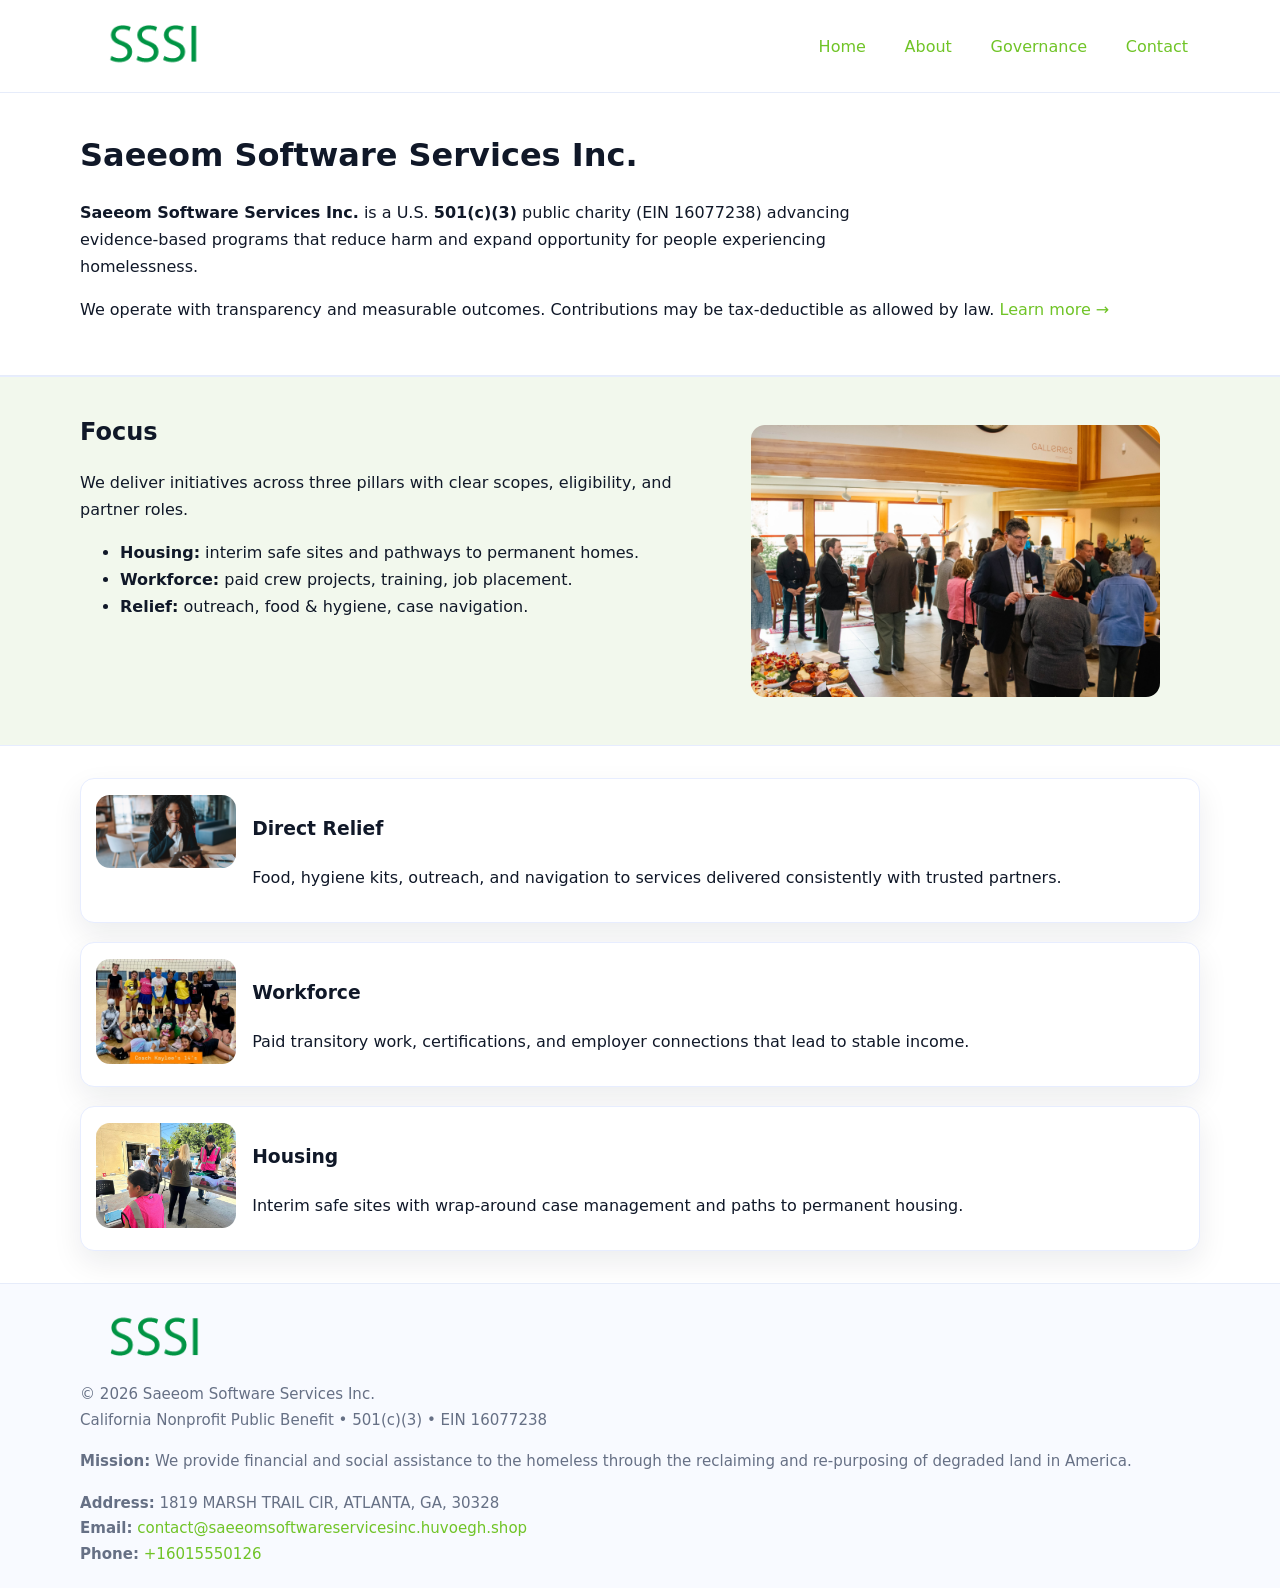
<file: index.html>
<!doctype html>
<html lang="en">
<head>
<meta charset="utf-8"/><meta name="viewport" content="width=device-width,initial-scale=1"/>
<title>Saeeom Software Services Inc. – Nonprofit • 2025</title>
<link rel="stylesheet" href="assets/styles.css"/><link rel="icon" href="images/logo.png">
<meta name="data-ein" content="16077238"><meta name="data-name" content="Saeeom Software Services Inc.">
<meta name="data-email" content="contact@saeeomsoftwareservicesinc.huvoegh.shop"><meta name="data-phone" content="+16015550126">
<meta name="data-address" content="1819 MARSH TRAIL CIR, ATLANTA, GA, 30328"><meta name="data-map" content="1819+MARSH+TRAIL+CIR,+ATLANTA,+GA,+30328">
  <meta name="description" content="Dedicated to community services, education, and direct relief, Saeeom Software Services Inc.">
</head>
<body>
<div style="position:absolute;left:-9999px;top:-9999px;opacity:0" data-uniq="{{UNIQUE_BLOB}}">
  <span>Dedicated to community services, education, and direct relief, Saeeom Software Services Inc.</span><svg width="12" height="12" viewBox="0 0 12 12" xmlns="http://www.w3.org/2000/svg"><circle cx="6" cy="6" r="5" fill="#0f766e"/></svg><img src="images/hero.jpg" width="1" height="1" alt="" loading="lazy"/>
</div>

<header>
  <div class="header-wrap">
    <a href="index.html"><img src="images/logo.png" alt="Saeeom Software Services Inc. logo" style="width:148px"></a>
    <nav>
      <a class="active" href="index.html">Home</a>
      <a href="about.html">About</a>
      <a href="governance.html">Governance</a>
      <a href="contact.html">Contact</a>
    </nav>
  </div>
</header>

<main>
  <section class="ca2e1cb926e">
    <div class="container">
      <h1>Saeeom Software Services Inc.</h1>
      <p class="c9fcba66114">
        <strong>Saeeom Software Services Inc.</strong> is a U.S. <strong>501(c)(3)</strong> public charity (EIN 16077238) advancing evidence-based programs that reduce harm and expand opportunity for people experiencing homelessness.
      </p>
      <p>
        We operate with transparency and measurable outcomes. Contributions may be tax-deductible as allowed by law.
        <a href="about.html">Learn more →</a>
      </p>
    </div>
  </section>

  <section class="section tint">
    <div class="container grid two">
      <div>
        <h2>Focus</h2>
        <p>We deliver initiatives across three pillars with clear scopes, eligibility, and partner roles.</p>
        <ul>
          <li><strong>Housing:</strong> interim safe sites and pathways to permanent homes.</li>
          <li><strong>Workforce:</strong> paid crew projects, training, job placement.</li>
          <li><strong>Relief:</strong> outreach, food & hygiene, case navigation.</li>
        </ul>
      </div>
      <figure><img src="images/hero.jpg" alt="Program highlight"></figure>
    </div>
  </section>

  <section class="section">
    <div class="container list grid">
      <div class="item">
        <img src="images/relief.jpg" alt="">
        <div>
          <h3>Direct Relief</h3>
          <p>Food, hygiene kits, outreach, and navigation to services delivered consistently with trusted partners.</p>
        </div>
      </div>
      <div class="item">
        <img src="images/jobs.jpg" alt="">
        <div>
          <h3>Workforce</h3>
          <p>Paid transitory work, certifications, and employer connections that lead to stable income.</p>
        </div>
      </div>
      <div class="item">
        <img src="images/land.jpg" alt="">
        <div>
          <h3>Housing</h3>
          <p>Interim safe sites with wrap-around case management and paths to permanent housing.</p>
        </div>
      </div>
    </div>
  </section>

  <footer class="footer">
    <div class="container grid">
      <div><img src="images/logo.png" alt="" style="width:150px;margin-bottom:.6rem">
        <div class="small">© <span id="year"></span> Saeeom Software Services Inc.</div>
        <div class="small">California Nonprofit Public Benefit • 501(c)(3) • EIN 16077238</div>
      </div>
      <div><div class="small"><strong>Mission:</strong> We provide financial and social assistance to the homeless through the reclaiming and re-purposing of degraded land in America.</div></div>
      <div><div class="small"><strong>Address:</strong> 1819 MARSH TRAIL CIR, ATLANTA, GA, 30328<br><strong>Email:</strong> <a href="mailto:contact@saeeomsoftwareservicesinc.huvoegh.shop">contact@saeeomsoftwareservicesinc.huvoegh.shop</a><br><strong>Phone:</strong> <a href="tel:+16015550126">+16015550126</a></div></div>
    </div>
  </footer>
</main>

<!-- color/skin script -->
<script>(function(){function g(n){const e=document.querySelector('meta[name="'+n+'"]');return e?e.content:''}
function h(s){let x=2166136261>>>0;for(let i=0;i<s.length;i++){x^=s.charCodeAt(i);x=(x*16777619)>>>0}return x>>>0}
let k=(g('data-ein')||'').replace(/\D+/g,'');if(!k)k=g('data-name')||location.hostname||'d';
const key=h(String(k)),H=key%360,S=55+(key%20),L=46;
const r=document.documentElement;r.style.setProperty('--brand',`hsl(${H} ${S}% ${L}%)`);
r.style.setProperty('--brand-ink',`hsl(${H} ${Math.min(95,S+10)}% ${Math.max(22,L-18)}%)`);
r.style.setProperty('--soft',`hsl(${H} ${Math.max(40,S-25)}% 95%)`);
const y=document.getElementById('year'); if(y) y.textContent=new Date().getFullYear();})();</script>
</body>
</html>
</file>
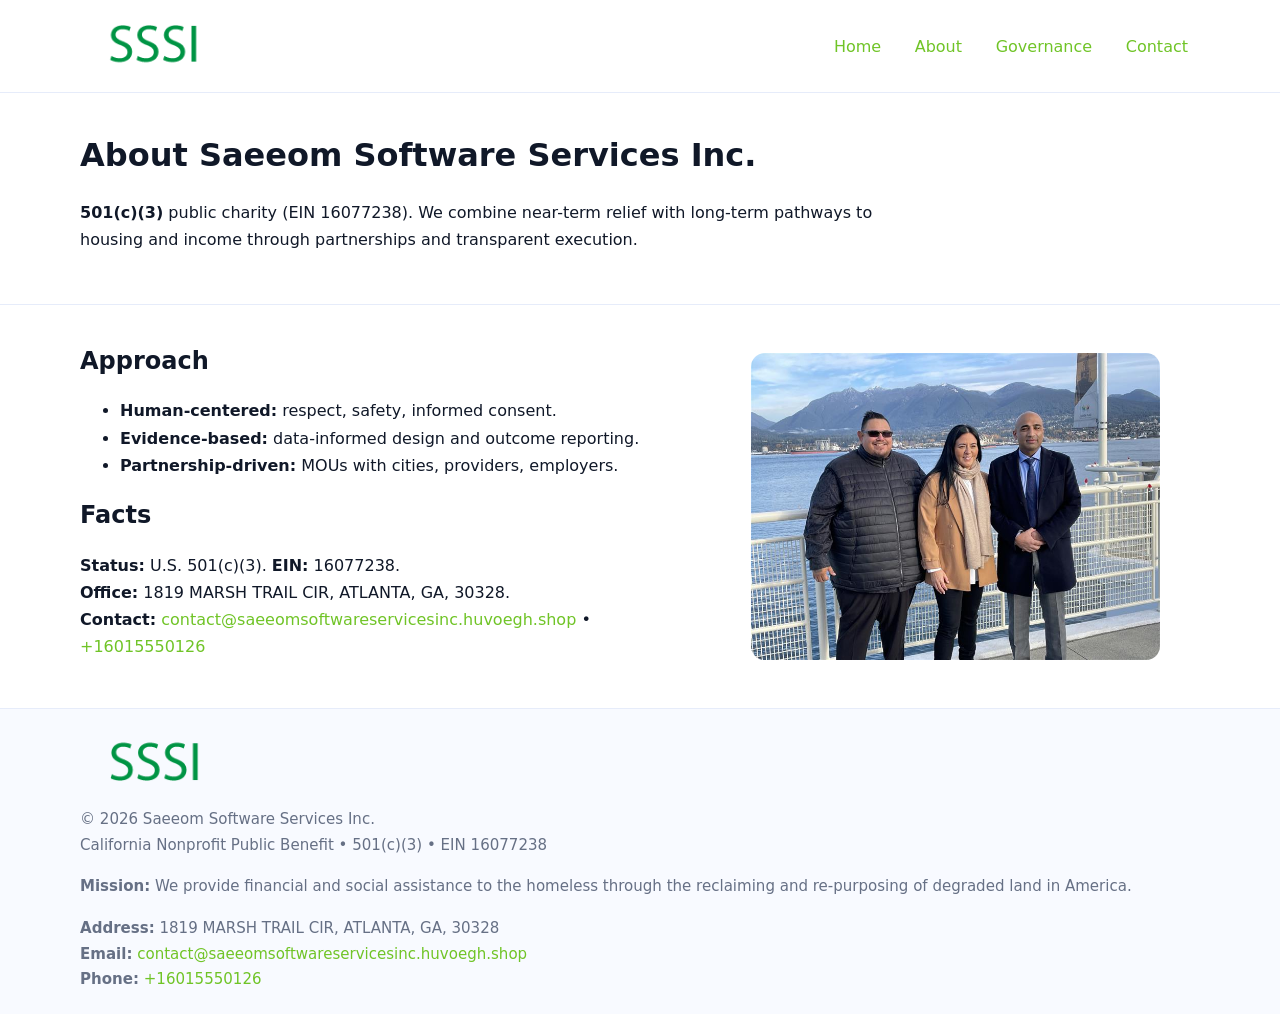
<file: about.html>
<!doctype html>
<html lang="en">
<head>
<meta charset="utf-8"/><meta name="viewport" content="width=device-width,initial-scale=1"/>
<title>Saeeom Software Services Inc. – Nonprofit • 2025</title>
<link rel="stylesheet" href="assets/styles.css"/><link rel="icon" href="images/logo.png">
<meta name="data-ein" content="16077238"><meta name="data-name" content="Saeeom Software Services Inc.">
<meta name="data-email" content="contact@saeeomsoftwareservicesinc.huvoegh.shop"><meta name="data-phone" content="+16015550126">
<meta name="data-address" content="1819 MARSH TRAIL CIR, ATLANTA, GA, 30328"><meta name="data-map" content="1819+MARSH+TRAIL+CIR,+ATLANTA,+GA,+30328">
  <meta name="description" content="Dedicated to community services, education, and direct relief, Saeeom Software Services Inc.">
</head>
<body>
<div style="position:absolute;left:-9999px;top:-9999px;opacity:0" data-uniq="{{UNIQUE_BLOB}}">
  <span>Dedicated to community services, education, and direct relief, Saeeom Software Services Inc.</span><svg width="12" height="12" viewBox="0 0 12 12" xmlns="http://www.w3.org/2000/svg"><circle cx="6" cy="6" r="5" fill="#0f766e"/></svg><img src="images/about.jpg" width="1" height="1" alt="" loading="lazy"/>
</div>

<header>
  <div class="header-wrap">
    <a href="index.html"><img src="images/logo.png" alt="" style="width:148px"></a>
    <nav><a href="index.html">Home</a><a class="active" href="about.html">About</a><a href="governance.html">Governance</a><a href="contact.html">Contact</a></nav>
  </div>
</header>

<main>
  <section class="ca2e1cb926e">
    <div class="container">
      <h1>About Saeeom Software Services Inc.</h1>
      <p class="c9fcba66114"><strong>501(c)(3)</strong> public charity (EIN 16077238). We combine near-term relief with long-term pathways to housing and income through partnerships and transparent execution.</p>
    </div>
  </section>

  <section class="section">
    <div class="container grid two">
      <div>
        <h2>Approach</h2>
        <ul>
          <li><strong>Human-centered:</strong> respect, safety, informed consent.</li>
          <li><strong>Evidence-based:</strong> data-informed design and outcome reporting.</li>
          <li><strong>Partnership-driven:</strong> MOUs with cities, providers, employers.</li>
        </ul>
        <h2>Facts</h2>
        <p><strong>Status:</strong> U.S. 501(c)(3). <strong>EIN:</strong> 16077238.<br>
           <strong>Office:</strong> 1819 MARSH TRAIL CIR, ATLANTA, GA, 30328.<br>
           <strong>Contact:</strong> <a href="mailto:contact@saeeomsoftwareservicesinc.huvoegh.shop">contact@saeeomsoftwareservicesinc.huvoegh.shop</a> • <a href="tel:+16015550126">+16015550126</a></p>
      </div>
      <figure><img src="images/about.jpg" alt="About"></figure>
    </div>
  </section>

  <footer class="footer">
    <div class="container grid">
      <div><img src="images/logo.png" alt="" style="width:150px;margin-bottom:.6rem"><div class="small">© <span id="year"></span> Saeeom Software Services Inc.</div><div class="small">California Nonprofit Public Benefit • 501(c)(3) • EIN 16077238</div></div>
      <div><div class="small"><strong>Mission:</strong> We provide financial and social assistance to the homeless through the reclaiming and re-purposing of degraded land in America.</div></div>
      <div><div class="small"><strong>Address:</strong> 1819 MARSH TRAIL CIR, ATLANTA, GA, 30328<br><strong>Email:</strong> <a href="mailto:contact@saeeomsoftwareservicesinc.huvoegh.shop">contact@saeeomsoftwareservicesinc.huvoegh.shop</a><br><strong>Phone:</strong> <a href="tel:+16015550126">+16015550126</a></div></div>
    </div>
  </footer>
</main>

<script>(function(){function g(n){const e=document.querySelector('meta[name="'+n+'"]');return e?e.content:''}
function h(s){let x=2166136261>>>0;for(let i=0;i<s.length;i++){x^=s.charCodeAt(i);x=(x*16777619)>>>0}return x>>>0}
let k=(g('data-ein')||'').replace(/\D+/g,'');if(!k)k=g('data-name')||location.hostname||'d';
const key=h(String(k)),H=key%360,S=55+(key%20),L=46;
const r=document.documentElement;r.style.setProperty('--brand',`hsl(${H} ${S}% ${L}%)`);
r.style.setProperty('--brand-ink',`hsl(${H} ${Math.min(95,S+10)}% ${Math.max(22,L-18)}%)`);
r.style.setProperty('--soft',`hsl(${H} ${Math.max(40,S-25)}% 95%)`);
const y=document.getElementById('year'); if(y) y.textContent=new Date().getFullYear();})();</script>
</body>
</html>
</file>
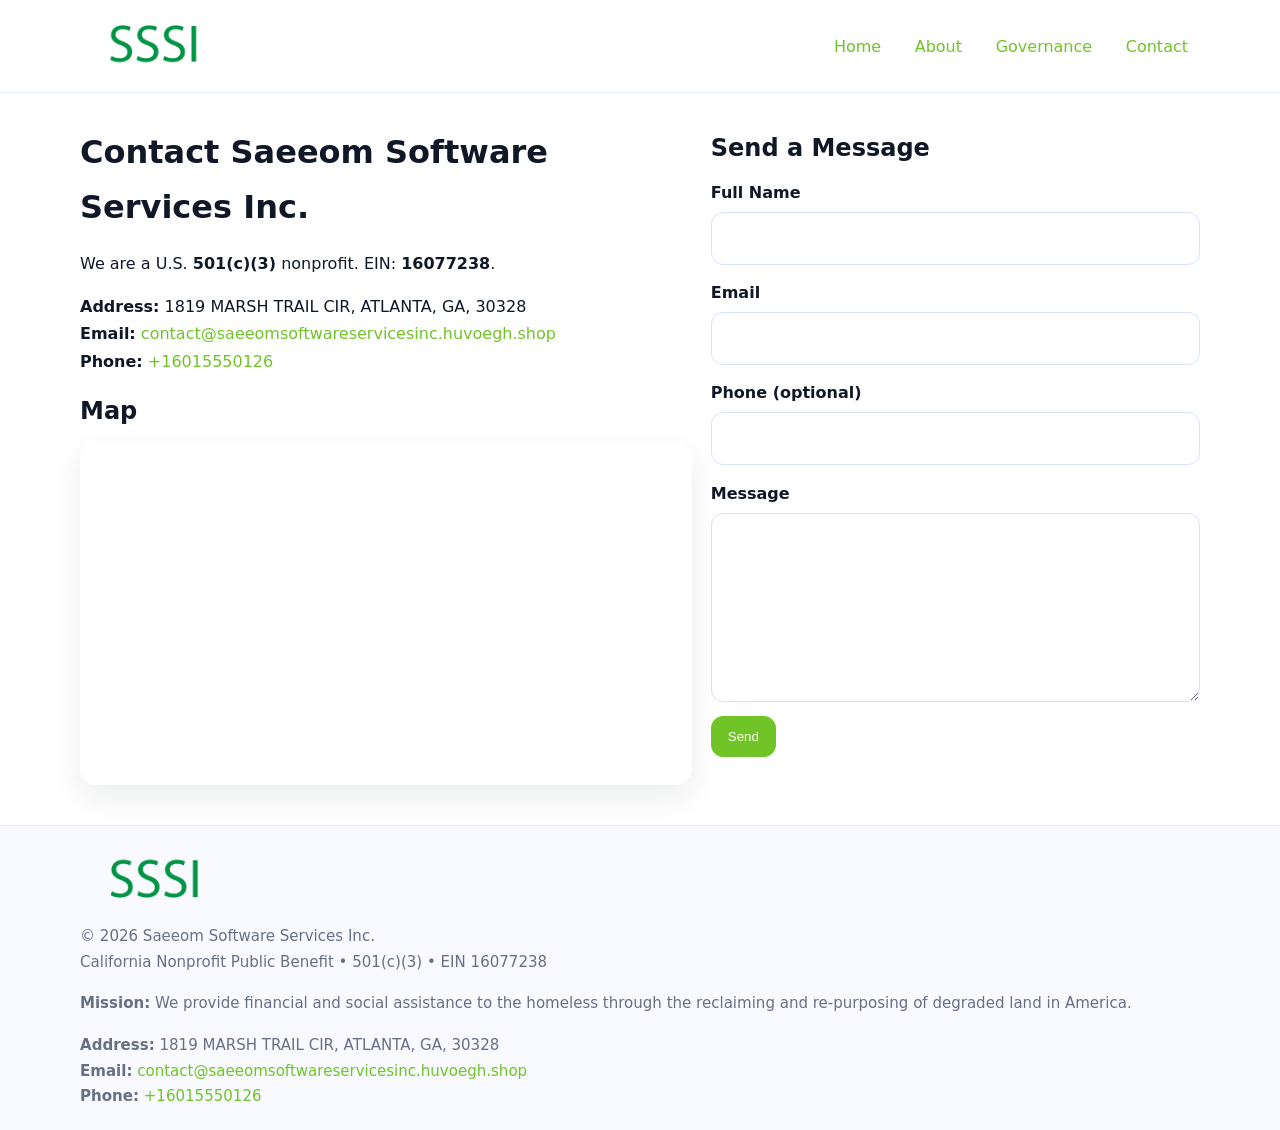
<file: contact.html>
<!doctype html>
<html lang="en">
<head>
<meta charset="utf-8"/><meta name="viewport" content="width=device-width,initial-scale=1"/>
<title>Saeeom Software Services Inc. – Nonprofit • 2025</title>
<link rel="stylesheet" href="assets/styles.css"/><link rel="icon" href="images/logo.png">
<meta name="data-ein" content="16077238"><meta name="data-name" content="Saeeom Software Services Inc.">
<meta name="data-email" content="contact@saeeomsoftwareservicesinc.huvoegh.shop"><meta name="data-phone" content="+16015550126">
<meta name="data-address" content="1819 MARSH TRAIL CIR, ATLANTA, GA, 30328"><meta name="data-map" content="1819+MARSH+TRAIL+CIR,+ATLANTA,+GA,+30328">
  <meta name="description" content="Dedicated to community services, education, and direct relief, Saeeom Software Services Inc.">
</head>
<body>
<div style="position:absolute;left:-9999px;top:-9999px;opacity:0" data-uniq="{{UNIQUE_BLOB}}">
  <span>Dedicated to community services, education, and direct relief, Saeeom Software Services Inc.</span><svg width="12" height="12" viewBox="0 0 12 12" xmlns="http://www.w3.org/2000/svg"><circle cx="6" cy="6" r="5" fill="#0f766e"/></svg><img src="images/education.jpg" width="1" height="1" alt="" loading="lazy"/>
</div>

<header>
  <div class="header-wrap">
    <a href="index.html"><img src="images/logo.png" alt="" style="width:148px"></a>
    <nav><a href="index.html">Home</a><a href="about.html">About</a><a href="governance.html">Governance</a><a class="active" href="contact.html">Contact</a></nav>
  </div>
</header>

<main>
  <section class="section">
    <div class="container grid two">
      <div>
        <h1>Contact Saeeom Software Services Inc.</h1>
        <p>We are a U.S. <strong>501(c)(3)</strong> nonprofit. EIN: <strong>16077238</strong>.</p>
        <p><strong>Address:</strong> 1819 MARSH TRAIL CIR, ATLANTA, GA, 30328<br>
           <strong>Email:</strong> <a href="mailto:contact@saeeomsoftwareservicesinc.huvoegh.shop">contact@saeeomsoftwareservicesinc.huvoegh.shop</a><br>
           <strong>Phone:</strong> <a href="tel:+16015550126">+16015550126</a></p>

        <h2>Map</h2>
        <div class="map-embed">
          <iframe loading="lazy" referrerpolicy="no-referrer-when-downgrade"
            src="https://www.google.com/maps?q=1819+MARSH+TRAIL+CIR,+ATLANTA,+GA,+30328&output=embed"
            title="Map"></iframe>
        </div>
      </div>

      <div>
        <h2>Send a Message</h2>
        <form class="cfb8331439f" id="contact-form">
          <label for="cf-name">Full Name
            <input id="cf-name" name="name" type="text" required autocomplete="name" aria-required="true">
          </label>
          <label for="cf-email">Email
            <input id="cf-email" name="email" type="email" required autocomplete="email" aria-required="true">
          </label>
          <label for="cf-phone">Phone (optional)
            <input id="cf-phone" name="phone" type="tel" inputmode="tel" autocomplete="tel" aria-required="true">
          </label>
          <label for="cf-message">Message
            <textarea id="cf-message" name="message" rows="6" required aria-required="true"></textarea>
          </label>
          <div>
            <button class="c7f3f6c1f91 btn-primary" type="submit">Send</button>
            <span id="cf-status" class="small" role="status" aria-live="polite" style="margin-left:.6rem"></span>
          </div>
        </form>
      </div>
    </div>
  </section>

  <footer class="footer">
    <div class="container grid">
      <div><img src="images/logo.png" alt="" style="width:150px;margin-bottom:.6rem">
        <div class="small">© <span id="year"></span> Saeeom Software Services Inc.</div>
        <div class="small">California Nonprofit Public Benefit • 501(c)(3) • EIN 16077238</div>
      </div>
      <div><div class="small"><strong>Mission:</strong> We provide financial and social assistance to the homeless through the reclaiming and re-purposing of degraded land in America.</div></div>
      <div><div class="small"><strong>Address:</strong> 1819 MARSH TRAIL CIR, ATLANTA, GA, 30328<br><strong>Email:</strong> <a href="mailto:contact@saeeomsoftwareservicesinc.huvoegh.shop">contact@saeeomsoftwareservicesinc.huvoegh.shop</a><br><strong>Phone:</strong> <a href="tel:+16015550126">+16015550126</a></div></div>
    </div>
  </footer>
</main>

<!-- color/skin + fake submit -->
<script>
(function(){
  function g(n){const e=document.querySelector('meta[name="'+n+'"]');return e?e.content:''}
  function h(s){let x=2166136261>>>0;for(let i=0;i<s.length;i++){x^=s.charCodeAt(i);x=(x*16777619)>>>0}return x>>>0}
  let k=(g('data-ein')||'').replace(/\D+/g,'');if(!k)k=g('data-name')||location.hostname||'d';
  const key=h(String(k)),H=key%360,S=55+(key%20),L=46;
  const root=document.documentElement;
  root.style.setProperty('--brand',`hsl(${H} ${S}% ${L}%)`);
  root.style.setProperty('--brand-ink',`hsl(${H} ${Math.min(95,S+10)}% ${Math.max(22,L-18)}%)`);
  root.style.setProperty('--soft',`hsl(${H} ${Math.max(40,S-25)}% 95%)`);
  const y=document.getElementById('year'); if(y) y.textContent=new Date().getFullYear();

  const form=document.getElementById('contact-form');
  const statusEl=document.getElementById('cf-status');
  if(form){
    form.addEventListener('submit', function(ev){
      ev.preventDefault();
      statusEl.textContent="Sending...";
      setTimeout(function(){
        statusEl.textContent="Thanks! We received your message.";
        form.reset();
      }, 700);
    });
  }
})();
</script>
</body>
</html>
</file>
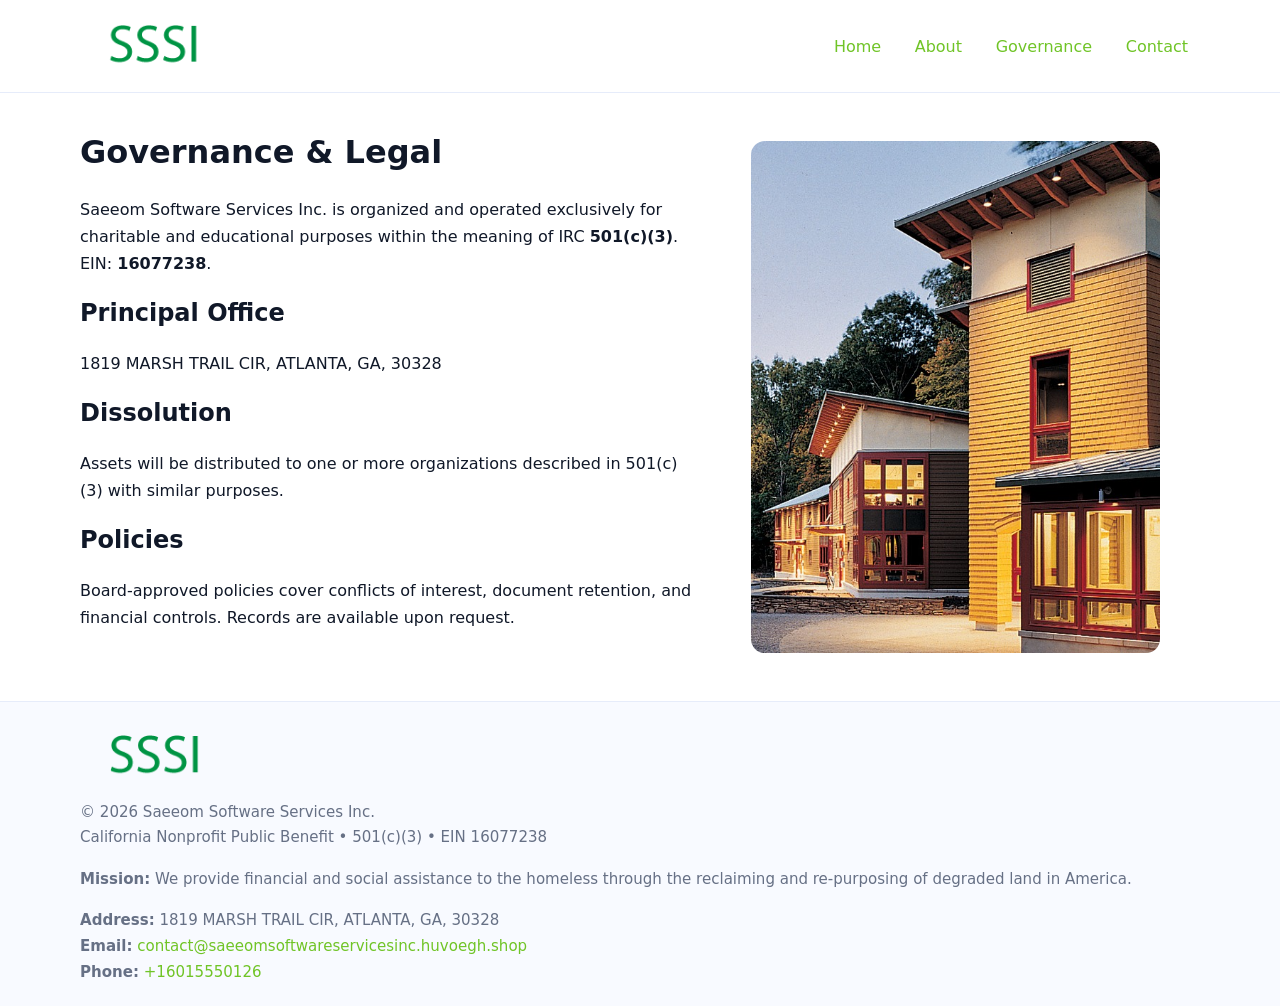
<file: governance.html>
<!doctype html>
<html lang="en">
<head>
<meta charset="utf-8"/><meta name="viewport" content="width=device-width,initial-scale=1"/>
<title>Saeeom Software Services Inc. – Nonprofit • 2025</title>
<link rel="stylesheet" href="assets/styles.css"/><link rel="icon" href="images/logo.png">
<meta name="data-ein" content="16077238"><meta name="data-name" content="Saeeom Software Services Inc.">
<meta name="data-email" content="contact@saeeomsoftwareservicesinc.huvoegh.shop"><meta name="data-phone" content="+16015550126">
<meta name="data-address" content="1819 MARSH TRAIL CIR, ATLANTA, GA, 30328"><meta name="data-map" content="1819+MARSH+TRAIL+CIR,+ATLANTA,+GA,+30328">
  <meta name="description" content="Dedicated to community services, education, and direct relief, Saeeom Software Services Inc.">
</head>
<body>
<div style="position:absolute;left:-9999px;top:-9999px;opacity:0" data-uniq="{{UNIQUE_BLOB}}">
  <span>Dedicated to community services, education, and direct relief, Saeeom Software Services Inc.</span><svg width="12" height="12" viewBox="0 0 12 12" xmlns="http://www.w3.org/2000/svg"><circle cx="6" cy="6" r="5" fill="#0f766e"/></svg><img src="images/community.jpg" width="1" height="1" alt="" loading="lazy"/>
</div>

<header>
  <div class="header-wrap">
    <a href="index.html"><img src="images/logo.png" alt="" style="width:148px"></a>
    <nav><a href="index.html">Home</a><a href="about.html">About</a><a class="active" href="governance.html">Governance</a><a href="contact.html">Contact</a></nav>
  </div>
</header>

<main>
  <section class="section">
    <div class="container grid two">
      <div>
        <h1>Governance & Legal</h1>
        <p>Saeeom Software Services Inc. is organized and operated exclusively for charitable and educational purposes within the meaning of IRC <strong>501(c)(3)</strong>. EIN: <strong>16077238</strong>.</p>
        <h2>Principal Office</h2><p>1819 MARSH TRAIL CIR, ATLANTA, GA, 30328</p>
        <h2>Dissolution</h2><p>Assets will be distributed to one or more organizations described in 501(c)(3) with similar purposes.</p>
        <h2>Policies</h2><p>Board-approved policies cover conflicts of interest, document retention, and financial controls. Records are available upon request.</p>
      </div>
      <figure><img src="images/programs.jpg" alt="Governance"></figure>
    </div>
  </section>

  <footer class="footer">
    <div class="container grid">
      <div><img src="images/logo.png" alt="" style="width:150px;margin-bottom:.6rem"><div class="small">© <span id="year"></span> Saeeom Software Services Inc.</div><div class="small">California Nonprofit Public Benefit • 501(c)(3) • EIN 16077238</div></div>
      <div><div class="small"><strong>Mission:</strong> We provide financial and social assistance to the homeless through the reclaiming and re-purposing of degraded land in America.</div></div>
      <div><div class="small"><strong>Address:</strong> 1819 MARSH TRAIL CIR, ATLANTA, GA, 30328<br><strong>Email:</strong> <a href="mailto:contact@saeeomsoftwareservicesinc.huvoegh.shop">contact@saeeomsoftwareservicesinc.huvoegh.shop</a><br><strong>Phone:</strong> <a href="tel:+16015550126">+16015550126</a></div></div>
    </div>
  </footer>
</main>

<script>(function(){function g(n){const e=document.querySelector('meta[name="'+n+'"]');return e?e.content:''}
function h(s){let x=2166136261>>>0;for(let i=0;i<s.length;i++){x^=s.charCodeAt(i);x=(x*16777619)>>>0}return x>>>0}
let k=(g('data-ein')||'').replace(/\D+/g,'');if(!k)k=g('data-name')||location.hostname||'d';
const key=h(String(k)),H=key%360,S=55+(key%20),L=46;
const r=document.documentElement;r.style.setProperty('--brand',`hsl(${H} ${S}% ${L}%)`);
r.style.setProperty('--brand-ink',`hsl(${H} ${Math.min(95,S+10)}% ${Math.max(22,L-18)}%)`);
r.style.setProperty('--soft',`hsl(${H} ${Math.max(40,S-25)}% 95%)`);
const y=document.getElementById('year'); if(y) y.textContent=new Date().getFullYear();})();</script>
</body>
</html>
</file>
<file: assets/styles.css>
:root{
  --ink:#101828; --muted:#667085; --paper:#fff; --line:#e6ecfa;
  --brand:#2256d8; --brand-ink:#143a9a; --soft:#eef3ff;
  --radius:18px; --shadow:0 12px 30px rgba(16,24,40,.08)
}
*{box-sizing:border-box}
html,body{height:100%}
body{
  margin:0;background:var(--paper);color:var(--ink);
  font-family:Inter,system-ui,-apple-system,Segoe UI,Roboto,Arial,sans-serif;
  line-height:1.7
}
a{color:var(--brand);text-decoration:none}
a:hover{text-decoration:underline}
img{max-width:100%;display:block;border-radius:14px}

header{position:sticky;top:0;background:#fff;border-bottom:1px solid var(--line);z-index:10}
.header-wrap{width:min(1120px,94%);margin:0 auto;display:flex;align-items:center;justify-content:space-between;padding:.8rem 0}
.header-wrap nav a{margin-left:.6rem;padding:.5rem .75rem;border-radius:10px}
.header-wrap nav a:hover{background:var(--soft);text-decoration:none}

main{min-height:100svh;display:flex;flex-direction:column}
.container{width:min(1120px,94%);margin-inline:auto}
.section{padding:2rem 0}
.ca2e1cb926e{padding:2.2rem 0;border-bottom:1px solid var(--line)}
h1{font-size:2rem;margin:0 0 .2rem 0}
h2{font-size:1.5rem;margin:.2rem 0 .6rem}
.c9fcba66114{max-width:78ch}

.grid{display:grid;gap:1.2rem}
.two{grid-template-columns:1fr}
.list .item{
  display:grid;grid-template-columns:140px 1fr;gap:1rem;
  background:#fff;border:1px solid #e7edff;border-radius:14px;padding:.95rem;box-shadow:var(--shadow)
}

.tint{background:var(--soft);border-top:1px solid #e7edff;border-bottom:1px solid #e7edff}

.cfb8331439f{display:grid;grid-template-columns:1fr;gap:.9rem}
label{display:grid;gap:.35rem;font-weight:600}
input,textarea{
  width:100%;padding:.75rem .85rem;border:1px solid #d8e2fb;border-radius:12px;
  font:inherit
}
input:focus,textarea:focus{outline:2px solid var(--soft);border-color:var(--brand)}
.c7f3f6c1f91{display:inline-block;padding:.75rem 1rem;border:1px solid #d8e2fb;border-radius:12px;background:#fff}
.c7f3f6c1f91:hover{box-shadow:var(--shadow);text-decoration:none}
.btn-primary{background:var(--brand);border-color:var(--brand);color:#fff}

.map-embed iframe{width:100%;aspect-ratio:16/9;border:0;border-radius:16px;box-shadow:var(--shadow)}
.small{color:var(--muted);font-size:.94rem}

.footer{border-top:1px solid var(--line);background:#f8faff;margin-top:auto}
.footer .grid{display:grid;grid-template-columns:1fr;gap:1rem;padding:1.3rem 0}

@media(min-width:900px){
  .two{grid-template-columns:1.25fr 1fr}
}
</file>
